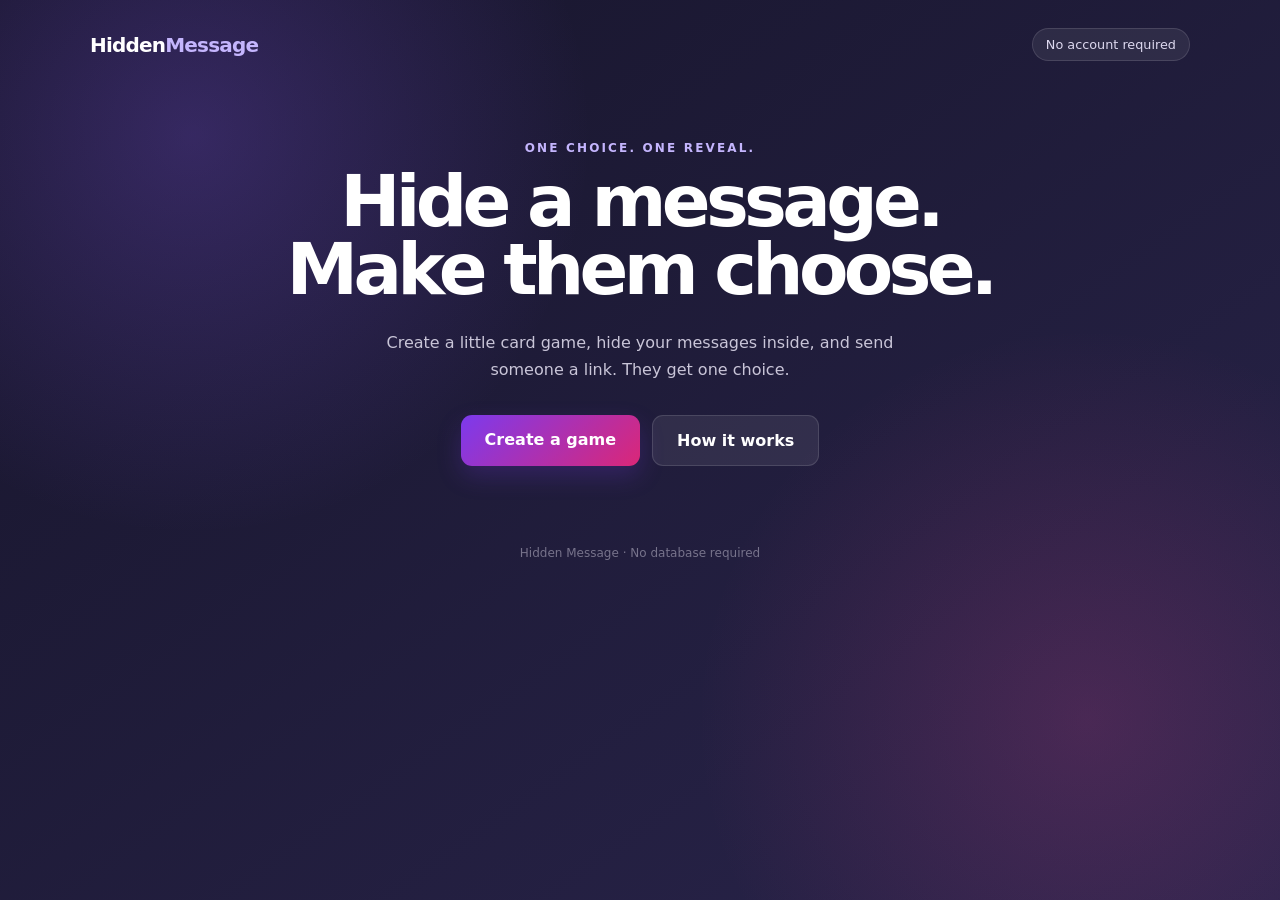
<file: index.html>
<!DOCTYPE html>
<html lang="en">
<head>
  <meta charset="UTF-8">
  <meta name="viewport" content="width=device-width, initial-scale=1.0">

  <title>Hidden Message</title>

  <link rel="stylesheet" href="style.css">
</head>

<body>

  <div class="app">

    <header class="topbar">
      <div class="brand">
        Hidden<span>Message</span>
      </div>

      <div class="pill">
        No account required
      </div>
    </header>


    <main class="home">

      <div class="eyebrow">
        One choice. One reveal.
      </div>

      <h1>
        Hide a message.<br>
        Make them choose.
      </h1>

      <p class="home-description">
        Create a little card game, hide your messages inside,
        and send someone a link. They get one choice.
      </p>


      <div class="home-actions">

        <a href="create.html" class="btn large">
          Create a game
        </a>

        <button class="btn secondary large" id="howBtn">
          How it works
        </button>

      </div>


      <section class="how hidden" id="howSection">

        <div class="how-card">
          <div class="how-number">1</div>

          <h3>Create</h3>

          <p>
            Write your hidden messages and choose
            how many cards you want.
          </p>
        </div>


        <div class="how-card">
          <div class="how-number">2</div>

          <h3>Share</h3>

          <p>
            Generate a private game link and send
            it to your person.
          </p>
        </div>


        <div class="how-card">
          <div class="how-number">3</div>

          <h3>Reveal</h3>

          <p>
            They choose one card and reveal
            their hidden message.
          </p>
        </div>

      </section>

    </main>


    <footer class="footer">
      Hidden Message · No database required
    </footer>

  </div>


  <script>

    const howBtn = document.getElementById("howBtn");
    const howSection = document.getElementById("howSection");

    howBtn.addEventListener("click", () => {

      howSection.classList.toggle("hidden");

      howBtn.textContent =
        howSection.classList.contains("hidden")
          ? "How it works"
          : "Hide explanation";

    });

  </script>

</body>
</html>
</file>
<file: style.css>
:root {

  --bg1: #17152b;
  --bg2: #29244b;

  --ink: #1e1d2b;
  --muted: #77738b;

  --paper: #fffdf8;
  --paper2: #f3eee4;

  --accent: #8b5cf6;
  --accent2: #ec4899;

  --success: #22c55e;
  --danger: #ef4444;

  --line: rgba(255,255,255,.12);

}


* {
  box-sizing: border-box;
}


html {
  scroll-behavior: smooth;
}


body {

  margin: 0;

  min-height: 100vh;

  font-family:
    Inter,
    ui-sans-serif,
    system-ui,
    -apple-system,
    BlinkMacSystemFont,
    "Segoe UI",
    sans-serif;

  color: #fff;

  background:

    radial-gradient(
      circle at 15% 15%,
      rgba(139,92,246,.25),
      transparent 30%
    ),

    radial-gradient(
      circle at 85% 80%,
      rgba(236,72,153,.18),
      transparent 30%
    ),

    linear-gradient(
      145deg,
      var(--bg1),
      var(--bg2)
    );

  overflow-x: hidden;

}


button,
input,
textarea {
  font: inherit;
}


button {
  cursor: pointer;
}


a {
  color: inherit;
  text-decoration: none;
}


.app {

  width: min(1100px, 92vw);

  margin: 0 auto;

  padding:
    28px 0
    60px;

}


.topbar {

  display: flex;

  justify-content: space-between;

  align-items: center;

  gap: 16px;

  margin-bottom: 26px;

}


.brand {

  font-weight: 800;

  letter-spacing: -.04em;

  font-size: 1.25rem;

}


.brand span {
  color: #c4b5fd;
}


.pill {

  border:
    1px solid var(--line);

  background:
    rgba(255,255,255,.07);

  border-radius: 999px;

  padding:
    8px 13px;

  color: #ddd8ef;

  font-size: .8rem;

}


.eyebrow {

  font-size: .75rem;

  text-transform: uppercase;

  letter-spacing: .18em;

  color: #c4b5fd;

  font-weight: 800;

}


h1 {

  font-size:
    clamp(2.2rem, 7vw, 4.5rem);

  line-height: .95;

  letter-spacing: -.065em;

  margin: 12px 0;

}


.hero {

  text-align: center;

  max-width: 720px;

  margin:
    30px auto 38px;

}


.hero p {

  color: #c9c5d8;

  line-height: 1.65;

  margin:
    0 auto;

  max-width: 560px;

}


.home {

  text-align: center;

  max-width: 850px;

  margin:
    80px auto;

}


.home h1 {
  margin-bottom: 25px;
}


.home-description {

  max-width: 580px;

  margin:
    0 auto;

  color: #c9c5d8;

  line-height: 1.7;

}


.home-actions {

  display: flex;

  justify-content: center;

  flex-wrap: wrap;

  gap: 12px;

  margin-top: 32px;

}


.btn {

  border: 0;

  border-radius: 11px;

  padding:
    11px 16px;

  font-weight: 800;

  color: #fff;

  background:
    linear-gradient(
      135deg,
      #7c3aed,
      #db2777
    );

  box-shadow:
    0 10px 24px
    rgba(124,58,237,.22);

}


.btn:hover {

  transform: translateY(-1px);

  filter: brightness(1.08);

}


.btn.large {

  padding:
    15px 24px;

  font-size: 1rem;

}


.btn.secondary {

  background:
    rgba(255,255,255,.08);

  border:
    1px solid var(--line);

  box-shadow: none;

}


.btn.success {
  background: #16a34a;
}


.btn.danger-small {

  background:
    rgba(239,68,68,.12);

  border:
    1px solid rgba(239,68,68,.3);

  box-shadow: none;

  padding:
    8px 12px;

  font-size: .75rem;

}


.how {

  display: grid;

  grid-template-columns:
    repeat(3, 1fr);

  gap: 15px;

  margin-top: 55px;

}


.how-card {

  background:
    rgba(10,9,20,.42);

  border:
    1px solid var(--line);

  border-radius: 20px;

  padding: 25px;

  text-align: left;

}


.how-number {

  width: 38px;

  height: 38px;

  border-radius: 50%;

  display: grid;

  place-items: center;

  background:
    linear-gradient(
      135deg,
      #7c3aed,
      #db2777
    );

  font-weight: 900;

  margin-bottom: 15px;

}


.how-card h3 {

  margin:
    0 0 8px;

}


.how-card p {

  color: #aaa5bc;

  line-height: 1.6;

  font-size: .88rem;

}


/* CREATOR */

.creator-header {

  max-width: 700px;

  margin:
    50px auto 30px;

  text-align: center;

}


.creator-header p {

  color: #aaa5bc;

  line-height: 1.6;

}


.creator-panel {

  background:
    rgba(10,9,20,.42);

  border:
    1px solid var(--line);

  border-radius: 24px;

  padding: 24px;

  backdrop-filter: blur(14px);

}


.field {

  margin-bottom: 20px;

}


.field label {

  display: block;

  font-size: .75rem;

  color: #aaa5bc;

  margin-bottom: 8px;

  font-weight: 700;

}


input,
textarea {

  width: 100%;

  border:
    1px solid rgba(255,255,255,.1);

  background:
    rgba(0,0,0,.2);

  color: #fff;

  border-radius: 10px;

  padding: 12px;

  outline: none;

}


textarea {

  min-height: 100px;

  resize: vertical;

  line-height: 1.4;

}


input:focus,
textarea:focus {

  border-color: #9f85ff;

  box-shadow:
    0 0 0 3px
    rgba(139,92,246,.15);

}


.card-count {

  display: flex;

  gap: 10px;

}


.count-btn {

  width: 55px;

  height: 45px;

  border:
    1px solid var(--line);

  border-radius: 10px;

  background:
    rgba(255,255,255,.06);

  color: #fff;

  font-weight: 800;

}


.count-btn.active {

  background:
    linear-gradient(
      135deg,
      #7c3aed,
      #db2777
    );

  border-color:
    transparent;

}


.messages-header {

  margin-top: 30px;

  margin-bottom: 15px;

}


.messages-header h2,
.saved-header h2 {

  margin: 0;

  font-size: 1.1rem;

}


.messages-header p,
.saved-header p {

  margin:
    5px 0 0;

  color: #8f899f;

  font-size: .8rem;

}


.message-editor {

  display: grid;

  grid-template-columns:
    repeat(2, 1fr);

  gap: 12px;

}


.message-field {

  background:
    rgba(255,255,255,.045);

  border:
    1px solid var(--line);

  border-radius: 15px;

  padding: 13px;

}


.message-field label {

  display: block;

  font-size: .72rem;

  color: #aaa5bc;

  margin-bottom: 8px;

  font-weight: 700;

}


.message-field textarea {

  min-height: 120px;

}


.creator-actions {

  display: flex;

  flex-wrap: wrap;

  gap: 10px;

  margin-top: 20px;

}


.share-box {

  margin-top: 20px;

  padding: 18px;

  border-radius: 15px;

  background:
    rgba(34,197,94,.08);

  border:
    1px solid
    rgba(34,197,94,.25);

}


.share-success {

  color: #86efac;

  font-weight: 900;

  margin-bottom: 5px;

}


.share-box p {

  margin:
    0 0 12px;

  color: #aaa5bc;

  font-size: .85rem;

}


.share-row {

  display: flex;

  gap: 8px;

}


.share-row input {

  min-width: 0;

}


.saved-games {

  margin-top: 30px;

  border-top:
    1px solid var(--line);

  padding-top: 25px;

}


.saved-header {

  display: flex;

  justify-content: space-between;

  align-items: center;

  margin-bottom: 15px;

}


.saved-list {

  display: grid;

  gap: 10px;

}


.saved-game {

  display: flex;

  justify-content: space-between;

  align-items: center;

  gap: 12px;

  padding: 14px;

  border-radius: 13px;

  background:
    rgba(255,255,255,.04);

  border:
    1px solid var(--line);

}


.saved-game-title {

  font-weight: 700;

}


.saved-game-date {

  color: #77738b;

  font-size: .72rem;

  margin-top: 3px;

}


.saved-game-actions {

  display: flex;

  gap: 7px;

}


.small-btn {

  border:
    1px solid var(--line);

  background:
    rgba(255,255,255,.06);

  color: #fff;

  border-radius: 8px;

  padding:
    7px 10px;

  font-size: .72rem;

  font-weight: 700;

}


/* GAME */

.deck {

  position: relative;

  min-height: 460px;

  display: flex;

  justify-content: center;

  align-items: center;

  padding:
    30px 0;

}


.cards {

  display: flex;

  justify-content: center;

  align-items: flex-end;

  gap:
    clamp(7px, 2.2vw, 22px);

  width: 100%;

}


.card-wrap {

  width:
    clamp(135px, 22vw, 205px);

  height:
    clamp(210px, 35vw, 300px);

  perspective: 1200px;

  position: relative;

  transition:
    transform .35s ease;

}


.card-wrap:nth-child(1) {
  transform:
    rotate(-9deg)
    translateY(24px);
}


.card-wrap:nth-child(2) {
  transform:
    rotate(-5deg)
    translateY(8px);
}


.card-wrap:nth-child(3) {
  transform:
    rotate(-1deg)
    translateY(-2px);
}


.card-wrap:nth-child(4) {
  transform:
    rotate(3deg)
    translateY(4px);
}


.card-wrap:nth-child(5) {
  transform:
    rotate(7deg)
    translateY(12px);
}


.card-wrap:nth-child(6) {
  transform:
    rotate(10deg)
    translateY(24px);
}


.card-wrap:hover {

  transform:
    translateY(-18px)
    rotate(0deg);

  z-index: 5;

}


.card {

  width: 100%;

  height: 100%;

  position: relative;

  transform-style: preserve-3d;

  transition:
    transform .8s
    cubic-bezier(.2,.75,.2,1);

  border-radius: 18px;

}


.card.flipped {
  transform:
    rotateY(180deg);
}


.face {

  position: absolute;

  inset: 0;

  backface-visibility: hidden;

  border-radius: 18px;

  overflow: hidden;

}


.front {

  display: flex;

  flex-direction: column;

  align-items: center;

  justify-content: center;

  gap: 14px;

  background:
    linear-gradient(
      145deg,
      var(--paper),
      #ece5d9
    );

  color: var(--ink);

  border:
    1px solid rgba(0,0,0,.08);

  box-shadow:
    0 24px 55px
    rgba(0,0,0,.32),

    inset 0 0 0 7px
    rgba(255,255,255,.4);

}


.front:before {

  content: "";

  position: absolute;

  inset: 11px;

  border:
    1px dashed
    rgba(30,29,43,.15);

  border-radius: 11px;

}


.seal {

  width: 52px;

  height: 52px;

  border-radius: 50%;

  display: grid;

  place-items: center;

  background: #242137;

  color: #fff;

  font-weight: 900;

  box-shadow:
    0 8px 18px
    rgba(36,33,55,.25);

}


.label {

  font-weight: 850;

  font-size:
    clamp(1rem,2.5vw,1.25rem);

  position: relative;

}


.hint {

  font-size: .72rem;

  color: #77738b;

  position: relative;

}


.back {

  transform:
    rotateY(180deg);

  padding: 22px;

  display: flex;

  flex-direction: column;

  justify-content: space-between;

  background:
    linear-gradient(
      145deg,
      #fff,
      #f1e9ff
    );

  color: var(--ink);

  border:
    1px solid rgba(0,0,0,.08);

  box-shadow:
    0 24px 55px
    rgba(0,0,0,.3);

}


.back .tiny {

  font-size: .7rem;

  text-transform: uppercase;

  letter-spacing: .15em;

  color: #8b5cf6;

  font-weight: 900;

}


.message {

  font-size:
    clamp(.95rem,2.5vw,1.2rem);

  line-height: 1.5;

  font-weight: 700;

  word-break: break-word;

}


.back .lock {

  font-size: .7rem;

  color: #77738b;

}


.card-btn {

  position: absolute;

  inset: 0;

  border: 0;

  background: transparent;

  z-index: 3;

}


.card-btn:focus-visible {

  outline:
    3px solid #c4b5fd;

  outline-offset: 5px;

  border-radius: 18px;

}


.selected .front {

  box-shadow:
    0 0 0 3px #c4b5fd,

    0 24px 55px
    rgba(0,0,0,.32),

    inset 0 0 0 7px
    rgba(255,255,255,.4);

}


.selected .card-btn {
  display: none;
}


.player-status {

  text-align: center;

  color: #c9c5d8;

  font-size: .9rem;

  margin-top: 8px;

  min-height: 24px;

}


.result {

  text-align: center;

  margin-top: 18px;

  font-weight: 800;

  color: #ddd6fe;

}


.footer {

  text-align: center;

  color: #77738b;

  font-size: .75rem;

  margin-top: 25px;

}


.hidden {
  display: none !important;
}


/* MOBILE */

@media(max-width:800px) {

  .message-editor {
    grid-template-columns: 1fr;
  }

  .card-wrap {
    width: 145px;
    height: 225px;
  }

  .deck {
    min-height: 370px;
  }

  .how {
    grid-template-columns: 1fr;
  }

}


@media(max-width:560px) {

  .app {
    width:
      min(94vw,500px);
  }

  .topbar {
    margin-bottom: 15px;
  }

  .hero {
    margin:
      25px auto 20px;
  }

  .cards {
    gap: 5px;
  }

  .card-wrap {

    width: 18vw;

    min-width: 62px;

    height: 30vw;

    min-height: 150px;

    border-radius: 13px;

  }

  .face {
    border-radius: 13px;
  }

  .front:before {
    inset: 7px;
  }

  .seal {

    width: 34px;

    height: 34px;

    font-size: .7rem;

  }

  .label {
    font-size: .72rem;
  }

  .hint {
    font-size: .55rem;
  }

  .back {
    padding: 10px;
  }

  .message {
    font-size: .68rem;
  }

  .back .tiny {
    font-size: .48rem;
  }

  .back .lock {
    font-size: .48rem;
  }

  .creator-panel {
    padding: 16px;
  }

  .share-row {
    flex-direction: column;
  }

  .saved-game {
    align-items: flex-start;
    flex-direction: column;
  }

  .saved-game-actions {
    width: 100%;
  }

}

/* ================================
   DASHBOARD RESULTS
================================ */

.creator-actions {
  display: flex;
  gap: 10px;
  align-items: center;
  margin-top: 20px;
}

.game-results {
  margin-top: 22px;
  padding-top: 20px;
  border-top: 1px solid rgba(0, 0, 0, 0.08);
}

.results-header {
  display: flex;
  align-items: center;
  justify-content: space-between;
  gap: 15px;
  margin-bottom: 14px;
}

.results-header h4 {
  margin: 0;
  font-size: 17px;
}

.result-count {
  font-size: 13px;
  opacity: 0.65;
}

.results-list {
  display: flex;
  flex-direction: column;
  gap: 10px;
}

.result-row {
  display: grid;
  grid-template-columns: 1.4fr 0.7fr 2fr 1fr;
  gap: 16px;
  align-items: center;

  padding: 14px;

  border-radius: 14px;

  background: rgba(255, 255, 255, 0.7);

  border: 1px solid rgba(0, 0, 0, 0.07);
}

.result-label {
  font-size: 11px;
  text-transform: uppercase;
  letter-spacing: 0.08em;
  opacity: 0.55;
  margin-bottom: 4px;
}

.result-player code {
  font-size: 11px;
  word-break: break-all;
}

.result-card strong {
  font-size: 15px;
}

.result-message {
  font-size: 13px;
  line-height: 1.4;
}

.result-time {
  font-size: 12px;
  opacity: 0.6;
  text-align: right;
}

.result-empty {
  padding: 20px;
}


/* Mobile */

@media (max-width: 760px) {

  .result-row {
    grid-template-columns: 1fr 1fr;
  }

  .result-message {
    grid-column: 1 / -1;
  }

  .result-time {
    text-align: left;
  }

}

@media (max-width: 500px) {

  .creator-actions {
    flex-direction: column;
    align-items: stretch;
  }

  .result-row {
    grid-template-columns: 1fr;
  }

  .result-message {
    grid-column: auto;
  }

}

.results-controls {
  display: flex;
  align-items: center;
  gap: 10px;
}

.results-controls {
  display: flex;
  align-items: center;
  gap: 10px;
}

.delete-game-btn {
  border: 1px solid rgba(190, 60, 60, 0.3);
  background: rgba(190, 60, 60, 0.08);
  color: #a33a3a;
  padding: 7px 11px;
  border-radius: 9px;
  font-size: 12px;
  font-weight: 600;
  cursor: pointer;
  transition: all 0.2s ease;
}

.delete-game-btn:hover {
  background: rgba(190, 60, 60, 0.16);
}

.delete-game-btn:disabled {
  opacity: 0.5;
  cursor: not-allowed;
}

@media (max-width: 500px) {
  .results-header {
    align-items: flex-start;
    gap: 10px;
  }

  .results-controls {
    flex-direction: column;
    align-items: flex-end;
    gap: 6px;
  }

  .delete-game-btn {
    font-size: 11px;
  }
}

@media (max-width: 500px) {
  .results-header {
    align-items: flex-start;
    gap: 10px;
  }

  .results-controls {
    flex-direction: column;
    align-items: flex-end;
    gap: 6px;
  }

  .clear-results-btn {
    font-size: 11px;
  }
}
</file>
